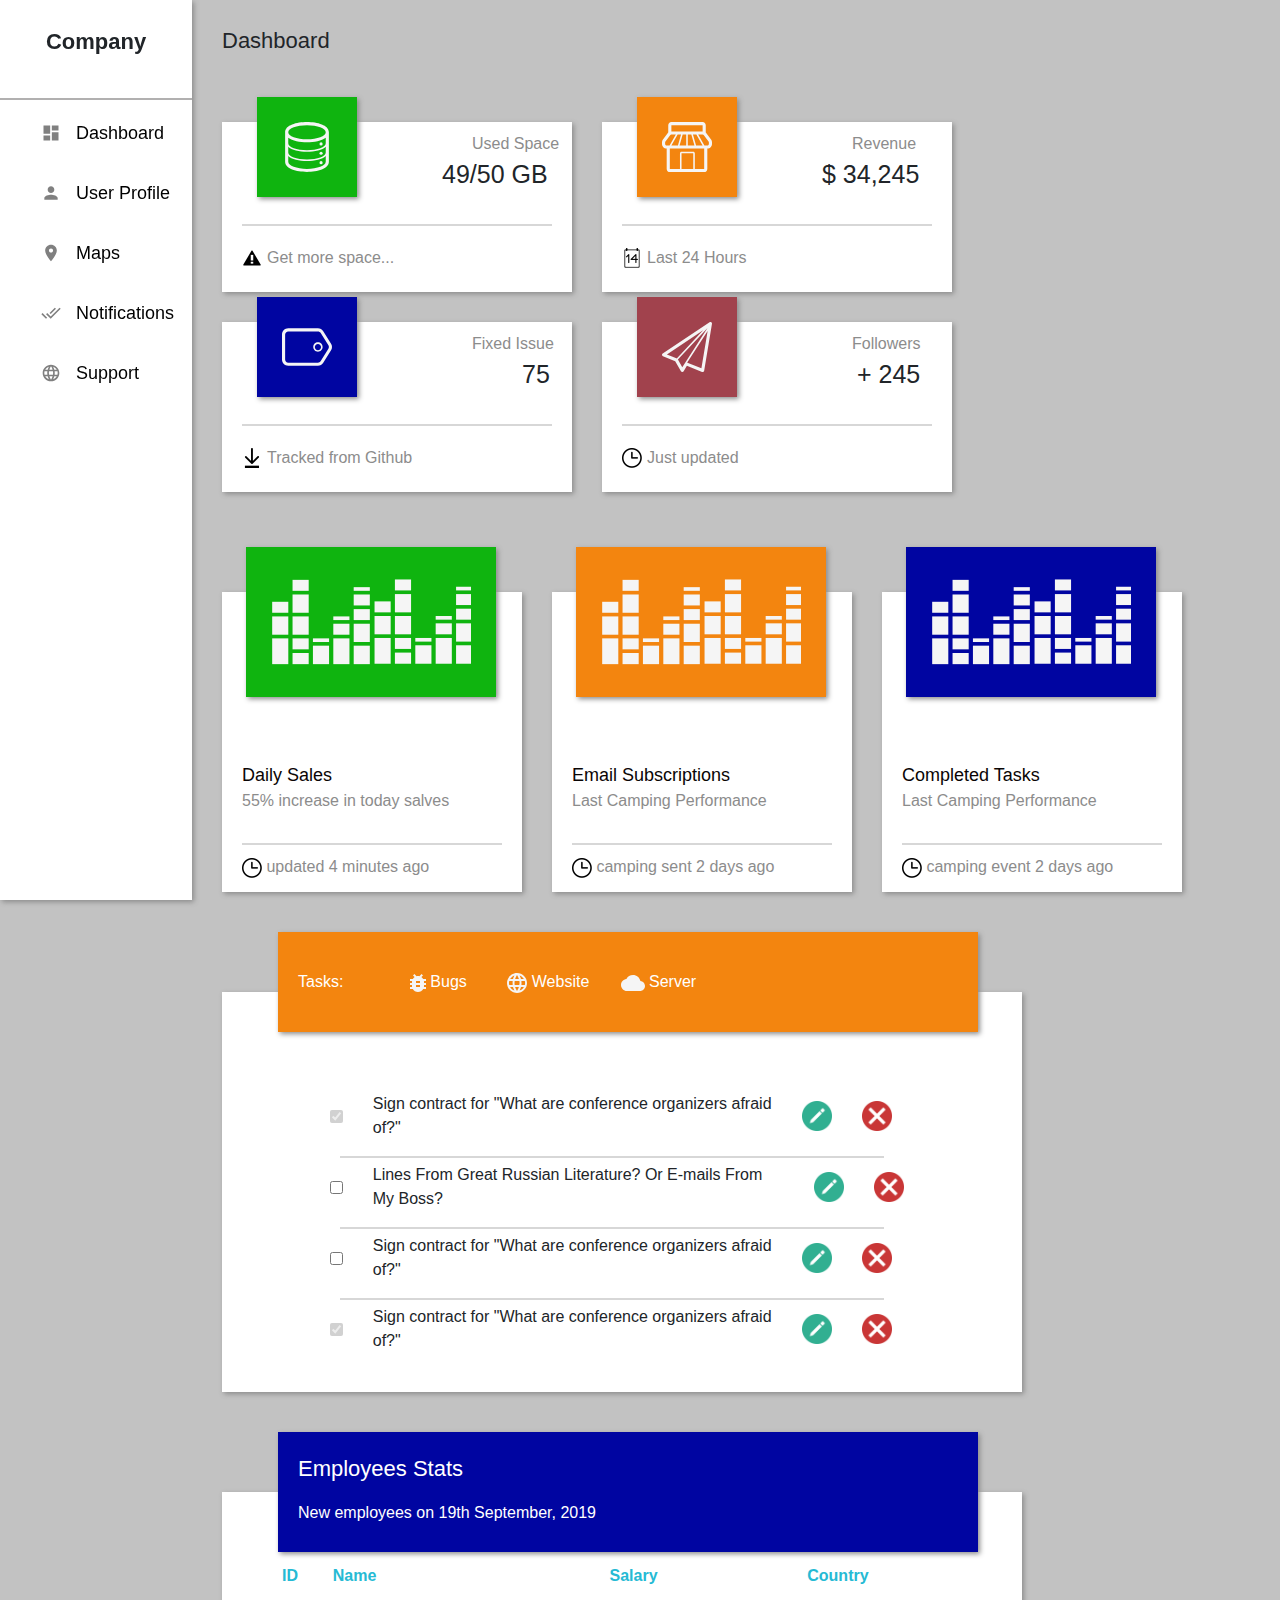
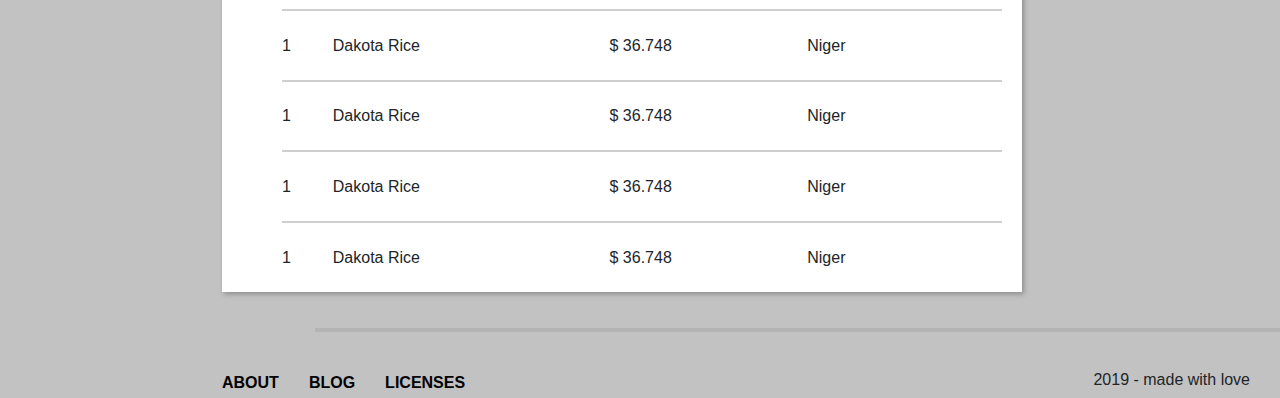
<file: index.html>
<!DOCTYPE html>
<html lang="en">
  <head>
    <meta charset="UTF-8" />
    <meta name="viewport" content="width=device-width, initial-scale=1.0" />
    <title>Document</title>
    <link
      href="https://cdn.jsdelivr.net/npm/bootstrap@5.3.3/dist/css/bootstrap.min.css"
      rel="stylesheet"
      integrity="sha384-QWTKZyjpPEjISv5WaRU9OFeRpok6YctnYmDr5pNlyT2bRjXh0JMhjY6hW+ALEwIH"
      crossorigin="anonymous"
    />
    <link rel="stylesheet" href="style.css" />
  </head>
  <body>
    <aside>
      <div class="Company">
        <span> Company </span>
      </div>
      <div class="navbar">
        <button tabindex="0" class="navbar_items">
          <img
            src="./assets/img/dashboard_gray.svg"
            width="30px"
            height="20px"
            alt=""
          />
          <img
            id="dash"
            src="./assets/img/dashboard_white.svg"
            width="30px"
            height="20px"
            alt=""
          />
          Dashboard
        </button>
        <a id="target" href="./pagetwo.html">
            <button class="navbar_items">
              <img
                src="./assets/img/account_gray.svg"
                width="30px"
                height="20px"
                alt=""
              />
              <img
                id="dash"
                src="./assets/img/account_white.svg"
                width="30px"
                height="20px"
                alt=""
              />
              User Profile

          </button>
          </a>
        <button class="navbar_items">
          <img
            src="./assets/img/map_gray.svg"
            width="30px"
            height="20px"
            alt=""
          />
          <img
            id="dash"
            src="./assets/img/map_white.svg"
            width="30px"
            height="20px"
            alt=""
          />
          Maps
        </button>
        <button class="navbar_items">
          <img src="./assets/img/notify_gray.svg" width="30px" height="20px"
          alt=" alt=""> <img id="dash" src="./assets/img/notify_white.svg"
          width="30px" height="20px" alt=" alt=""> Notifications
        </button>
        <button class="navbar_items">
          <img
            src="/assets/img/support_gray.svg"
            alt=""
            width="30px"
            height="20px"
          />
          <img
            id="dash"
            src="/assets/img/support_white.svg"
            alt=""
            width="30px"
            height="20px"
          />
          Support
        </button>
      </div>
    </aside>
    <section id="bg">
      <h4><img src="./assets/img/menu.png" width="30px" height="25px" alt=""> Dashboard</h4>
      <div class="dashboard">
        <div class="dashboard_items">
          <div class="dashboard_items_img">
            <img
              src="./assets/img/data_white.svg"
              width="50px"
              height="50px"
              alt=""
            />
          </div>
          <p id="heading">Used Space</p>
          <p id="info">49/50 GB</p>
          <hr/>
          <p class="dashboard_items_img_bottext">
            <img src="./assets/img/alert.png" alt=""> Get more space...
          </p>
        </div>
        <div class="dashboard_items">
          <div class="dashboard_items_img orange">
            <img
              src="./assets/img/shop_white.svg"
              width="50px"
              height="50px"
              alt=""
            />
          </div>
          <p id="heading">Revenue</p>
          <p id="info">$ 34,245</p>
          <hr />
          <p class="dashboard_items_img_bottext">
            <img src="./assets/img/calendar.png" alt=""> Last 24 Hours
          </p>
        </div>
        <div class="dashboard_items">
          <div class="dashboard_items_img blue">
            <img
              src="./assets/img/tag_white.svg"
              width="50px"
              height="50px"
              alt=""
            />
          </div>
          <p id="heading">Fixed Issue</p>
          <p id="infoFix">75</p>
          <hr/>
          <p class="dashboard_items_img_bottext">
            <img src="./assets/img/down.png" alt=""> Tracked from Github
          </p>
        </div>
        <div class="dashboard_items">
          <div class="dashboard_items_img red">
            <img
              src="./assets/img/paperplane_white.svg"
              width="50px"
              height="50px"
              alt=""
            />
          </div>
          <p id="heading">Followers</p>
          <p id="infoFollow" >+ 245</p>
          <hr/>
          <p class="dashboard_items_img_bottext">
            <img src="./assets/img/time.png" alt=""> Just updated
          </p>
        </div>
      </div>
      <div class="mid_dashboard">
        <div class="mid_dashboard_items">
          <div class="mid_dashboard_items_img">
            <img src="./assets/img/graphics.svg" width="350px" alt="">
          </div>
          <p id="mid_heading">Daily Sales</p>
          <p id="mid_info">55% increase in today salves</p>
          <hr>
          <p class="mid_dashboard_items_img_bottext">
            <img src="./assets/img/time.png" alt=""> updated 4 minutes ago
          </p>
        </div>
        <div class="mid_dashboard_items">
          <div class="mid_dashboard_items_img orange">
            <img src="./assets/img/graphics.svg" width="350px" alt="">
          </div>
          <p id="mid_heading">Email Subscriptions</p>
          <p id="mid_info">Last Camping Performance</p>
          <hr>
          <p class="mid_dashboard_items_img_bottext">
            <img src="./assets/img/time.png" alt=""> camping sent 2 days ago
          </p>
        </div>
        <div class="mid_dashboard_items">
          <div class="mid_dashboard_items_img blue">
            <img src="./assets/img/graphics.svg" width="350px" alt="">
          </div>
          <p id="mid_heading">Completed Tasks</p>
          <p id="mid_info">Last Camping Performance</p>
          <hr>
          <p class="mid_dashboard_items_img_bottext">
            <img src="./assets/img/time.png" alt=""> camping event 2 days ago
          </p>
        </div>
      </div>
      <div class="bot_dashboard">
        <div class="bot_dashboard_items">
          <div class="bot_dashboard_items_img">
            <span>Tasks:</span>
            <div class="bot_dashboard_items_img_btn">
            <button>
              <img src="./assets/img/bug.svg" alt="">
             Bugs
            </button>
            <button>
              <img src="./assets/img/web.svg" alt="">
              Website
            </button>
            <button>
              <img src="./assets/img/cloud.svg" alt="">
              Server
            </button>
          </div>
          </div>
          <div class="bot_dashboard_items_img_btn_text">
          <p><input 
            class="custom_checkbox"
            id="myCheckbox" 
            checked="checked"
            type="checkbox" disabled>Sign contract for "What are conference organizers afraid<br>of?"
            <img src="./assets/img/edit.png" alt="" width="30px" height="30px">
            <img src="./assets/img/remove.png" width="30px" height="30px" alt="">
          </p>
            <hr>
          <p id="bug"><input 
            class="custom_checkbox"
            id="myCheckbox" 
            type="checkbox">Lines From Great Russian Literature? Or E-mails From<br>My Boss?
            <img src="./assets/img/edit.png" alt="" width="30px" height="30px">
            <img src="./assets/img/remove.png" width="30px" height="30px" alt="">
          </p>
          <hr>
          <p><input 
            class="custom_checkbox"
            id="myCheckbox" 
            type="checkbox">Sign contract for "What are conference organizers afraid <br>of?"
            <img src="./assets/img/edit.png" alt="" width="30px" height="30px">
            <img src="./assets/img/remove.png" width="30px" height="30px" alt="">
          </p>
          <hr>
          <p><input 
            class="custom_checkbox"
            id="myCheckbox"
            checked="checked"
            type="checkbox" disabled>Sign contract for "What are conference organizers afraid<br>of?"
            <img src="./assets/img/edit.png" alt="" width="30px" height="30px">
            <img src="./assets/img/remove.png" width="30px" height="30px" alt="">
          </p>
        </div>
        </div>
        <div id="secondBot" class="bot_dashboard_items">
          <div class="bot_dashboard_items_img blue">
            <p>Employees Stats</p>
            <p>New employees on 19th September, 2019</p>
        </div>
        <table class="bot_dashboard_items_table">
          <thead>
            <tr>
              <th>ID</th>
              <th>Name</th>
              <th>Salary</th>
              <th>Country</th>
            </tr>
          </thead>
          <tbody>
            <tr>
              <td>1</td>
              <td>Dakota Rice</td>
              <td>$ 36.748</td>
              <td>Niger</td>
            </tr>
            <tr>
              <td>1</td>
              <td>Dakota Rice</td>
              <td>$ 36.748</td>
              <td>Niger</td>
            </tr>
            <tr>
              <td>1</td>
              <td>Dakota Rice</td>
              <td>$ 36.748</td>
              <td>Niger</td>
            </tr>
            <tr id="border_none">
              <td>1</td>
              <td>Dakota Rice</td>
              <td>$ 36.748</td>
              <td>Niger</td>
            </tr>
          </tbody>
        </table>        
      </div>
    </section>
    <hr id="footer_hr">
    <footer>
      <div class="footer_btn">
        <button>
          ABOUT
        </button>
        <button>
          BLOG
        </button>
        <button>
          LICENSES
        </button>
      </div>
      <p class="footer_p">
        2019 - made with love
      </p>
    </footer>
  </body>
</html>
</file>
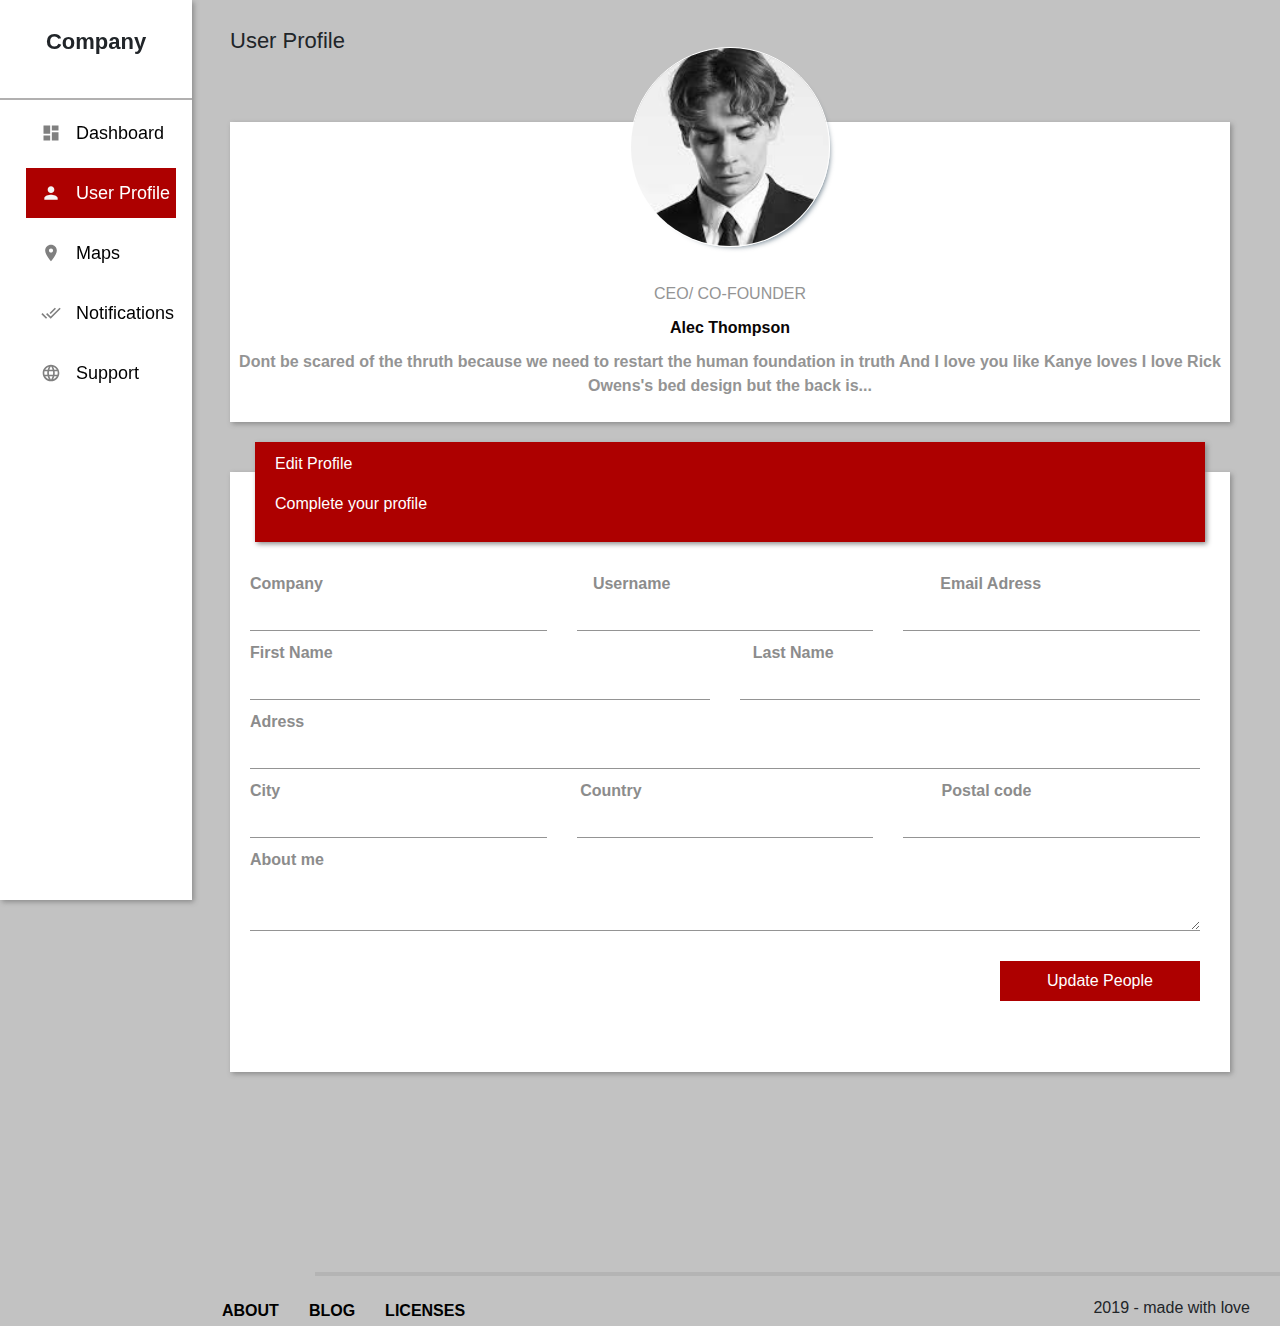
<file: pagetwo.html>
<!DOCTYPE html>
<html lang="en">
  <head>
    <meta charset="UTF-8" />
    <meta name="viewport" content="width=device-width, initial-scale=1.0" />
    <title>Document</title>
    <link
      href="https://cdn.jsdelivr.net/npm/bootstrap@5.3.3/dist/css/bootstrap.min.css"
      rel="stylesheet"
      integrity="sha384-QWTKZyjpPEjISv5WaRU9OFeRpok6YctnYmDr5pNlyT2bRjXh0JMhjY6hW+ALEwIH"
      crossorigin="anonymous"
    />
    <link rel="stylesheet" href="./style.css" />
  </head>
  <body>
    <aside>
      <div class="Company">
        <span> Company </span>
      </div>
      <div class="navbar">
        <a id="target" href="./index.html">
        <button tabindex="0" class="navbar_items">
          <img
            src="./assets/img/dashboard_gray.svg"
            width="30px"
            height="20px"
            alt=""
          />
          <img
            id="dash"
            src="./assets/img/dashboard_white.svg"
            width="30px"
            height="20px"
            alt=""
          />
          Dashboard
        </button>
      </a>
        <a id="target" href="./pagetwo.html">
          <button class="navbar_items p2">
            <img
              src="./assets/img/account_gray.svg"
              width="30px"
              height="20px"
              alt=""
            />
            <img
              id="dash"
              src="./assets/img/account_white.svg"
              width="30px"
              height="20px"
              alt=""
            />
            User Profile
          </button>
        </a>
        <button class="navbar_items">
          <img
            src="./assets/img/map_gray.svg"
            width="30px"
            height="20px"
            alt=""
          />
          <img
            id="dash"
            src="./assets/img/map_white.svg"
            width="30px"
            height="20px"
            alt=""
          />
          Maps
        </button>
        <button class="navbar_items">
          <img src="./assets/img/notify_gray.svg" width="30px" height="20px"
          alt=" alt=""> <img id="dash" src="./assets/img/notify_white.svg"
          width="30px" height="20px" alt=" alt=""> Notifications
        </button>
        <button class="navbar_items">
          <img
            src="/assets/img/support_gray.svg"
            alt=""
            width="30px"
            height="20px"
          />
          <img
            id="dash"
            src="/assets/img/support_white.svg"
            alt=""
            width="30px"
            height="20px"
          />
          Support
        </button>
      </div>
    </aside>
    <section id="bg2">
      <h4>
        <img src="./assets/img/menu.png" width="30px" height="25px" alt="" />
        User Profile
      </h4>
      <div class="p2_dashboard">
        <div class="p2_dashboard_items">
          <div class="p2_dashboard_items_span">
            <span> Company </span>

            <span> Username </span>
            <span> Email Adress </span>
          </div>

          <div class="span_input">
            <input type="text" />
            <input type="text" />
            <input type="text" />
          </div>
          <div class="p2_dashboard_items_span line2_span">
            <span> First Name </span>

            <span> Last Name </span>
            
          </div>

          <div class="span_input line2_input">
            <input type="text" />
            <input type="text" />
            
          </div>
          <div class="p2_dashboard_items_span">
            <span> Adress </span>

      
          </div>

          <div class="span_input" >
            <input type="text" style="width: 100%;" />
       
          </div>
          <div class="p2_dashboard_items_span line4">
            <span> City </span>

            <span> Country </span>
            <span> Postal code </span>
          </div>

          <div class="span_input">
            <input type="text" />
            <input type="text" />
            <input type="text" />
          </div>
          <div class="p2_dashboard_items_span">
            <span> About me</span>

      
          </div>

          <div class="span_input" >
            <textarea  style="width: 100%;"></textarea>
          </div>
          <div id="btn_send">
          <button class="send">
            Update People
          </button>
        </div>
          <div class="p2_dashboard_items_img">
            <p>Edit Profile</p>
            <p>Complete your profile</p>
          </div>
        </div>
        <div class="p2_mid_dashboard">
          <div class="p2_mid_dashboard_items">
            <img id="ceo_img" src="/assets/img/images.jpg" alt="">
            <span id="lol">
              CEO/ CO-FOUNDER
            </span>
            <span id="lol2">
              Alec Thompson
            </span>
            <span>
              Dont be scared of the thruth because we need to restart the human
            foundation in truth And I love you like Kanye loves I love Rick
            Owens's bed design but the back is...
            </span>
            </div>
          </div>
        </div>
      </div>
    </section>
    <hr id="footer_hr2">
    <footer>
      <div class="footer_btn">
        <button>
          ABOUT
        </button>
        <button>
          BLOG
        </button>
        <button>
          LICENSES
        </button>
      </div>
      <p class="footer_p">
        2019 - made with love
      </p>
    </footer>
  </body>
  </body>
</html>
</file>
<file: style.css>
*{margin:0px;padding:0px}html,body{box-sizing:border-box;font-family:"Segoe UI",Tahoma,Geneva,Verdana,sans-serif;background-color:#c2c2c2}aside{width:15%;box-shadow:2px 2px 5px #8c8c8c;text-align:center;position:fixed;height:100vh;float:left;background-color:#fff}@media(max-width: 1100px){aside{display:none}}aside .Company{font-weight:bold;font-size:22px;padding-top:10px;border-bottom:#b1b0b0 2px solid;padding-bottom:40px}aside .Company span{margin-top:15px;display:block}aside .navbar{display:flex;flex-direction:column;align-items:center;font-size:18px;align-content:center;align-items:stretch;gap:10px}aside .navbar .p2{background-color:#ad0000;color:#fff}aside .navbar .p2 img{display:none}aside .navbar .p2 #dash{display:initial}aside .navbar_items{display:flex;align-items:center;gap:10px;height:50px;width:200px;margin-left:10px;border:none;background:rgba(0,0,0,0);padding-left:10px}@media(max-width: 1400px){aside .navbar_items{width:150px}}aside .navbar_items:hover,aside .navbar_items:active,aside .navbar_items:focus{background-color:#ad0000;color:#f3f2f2}aside .navbar_items:hover img,aside .navbar_items:active img,aside .navbar_items:focus img{display:none}aside .navbar_items:hover #dash,aside .navbar_items:active #dash,aside .navbar_items:focus #dash{display:initial}aside .navbar_items:active{transform:scale(1.1)}#dash{display:none}section{margin-left:15%;display:flex;flex-direction:column;padding-left:30px}@media(max-width: 1100px){section{margin-left:0%}}section h4{font-size:22px;margin:28px 0px 68px 0px}section h4 img{display:none}@media(max-width: 1100px){section h4 img{display:initial}section h4 img:active{transform:scale(1.1)}}section .dashboard{display:grid;grid-template-columns:repeat(4, 1fr)}@media(max-width: 1650px){section .dashboard{grid-template-columns:repeat(2, 1fr);gap:30px;max-width:50%}}@media(max-width: 900px){section .dashboard{grid-template-columns:repeat(1, 1fr);margin-left:80px}}section .dashboard_items{width:350px;height:170px;box-shadow:2px 2px 5px #8c8c8c;position:relative;background-color:#fff}@media(max-width: 900px){section .dashboard_items{width:500px}}section .dashboard_items .orange{background-color:#f3850f}section .dashboard_items .blue{background-color:#0005a1}section .dashboard_items .red{background-color:#a1424d}section .dashboard_items #heading{margin:10px 0px 0px 250px;color:#8c8c8c}section .dashboard_items #info{margin:0px 0px 0px 220px;font-size:25px}section .dashboard_items #infoFix{margin:0px 0px 0px 300px;font-size:25px}section .dashboard_items #infoFollow{margin:0px 0px 0px 255px;font-size:25px}section .dashboard_items hr{margin:30px 20px 10px 20px;border:1px solid #616060}section .dashboard_items_img{position:absolute;background-color:#0fb40f;width:100px;height:100px;display:flex;align-items:center;justify-content:center;left:10%;top:-15%;box-shadow:2px 2px 5px #8c8c8c}section .dashboard_items_img_bottext{display:flex;align-items:center;margin:20px;color:#8c8c8c;gap:5px}section .mid_dashboard{display:grid;grid-template-columns:repeat(3, 1fr);gap:70px}@media(max-width: 900px){section .mid_dashboard{grid-template-columns:repeat(1, 1fr);gap:0px}}@media(max-width: 900px){section .mid_dashboard{width:400px}}@media(max-width: 1650px){section .mid_dashboard{width:400px;gap:30px}}section .mid_dashboard_items{width:450px;height:300px;box-shadow:2px 2px 5px #8c8c8c;position:relative;margin-top:100px;background-color:#fff}@media(max-width: 1650px){section .mid_dashboard_items{width:300px;height:300px;gap:0px}}@media(max-width: 900px){section .mid_dashboard_items{width:450px;height:300px;margin-left:100px}}section .mid_dashboard_items .orange{background-color:#f3850f}section .mid_dashboard_items .blue{background-color:#0005a1}section .mid_dashboard_items #mid_heading{margin:170px 0px 0px 20px;color:#0a0505;font-size:18px}section .mid_dashboard_items #mid_info{margin:0px 0px 0px 20px;color:#8c8c8c}section .mid_dashboard_items hr{margin:30px 20px 10px 20px;border:1px solid #616060}section .mid_dashboard_items_img{position:absolute;background-color:#0fb40f;width:400px;height:200px;display:flex;align-items:center;justify-content:center;left:5%;top:-15%;box-shadow:2px 2px 5px #8c8c8c}@media(max-width: 1650px){section .mid_dashboard_items_img{width:250px;height:150px;left:8%}}@media(max-width: 1650px){section .mid_dashboard_items_img img{width:200px}}@media(max-width: 900px){section .mid_dashboard_items_img{width:400px;height:200px;left:5%}}@media(max-width: 900px){section .mid_dashboard_items_img img{width:300px}}section .mid_dashboard_items_img_bottext{margin:0px 0px 0px 20px;color:#8c8c8c}section .bot_dashboard{display:flex;justify-content:space-between;margin-bottom:20px}@media(max-width: 1650px){section .bot_dashboard{flex-direction:column}}section .bot_dashboard_items{width:600px;height:400px;box-shadow:2px 2px 5px #8c8c8c;position:relative;margin-top:100px;background-color:#fff}@media(max-width: 1650px){section .bot_dashboard_items{width:800px;display:flex;justify-content:space-evenly}}@media(max-width: 900px){section .bot_dashboard_items{width:450px;height:470px;margin:80px 0px 0px 100px}}section .bot_dashboard_items_table{margin:50px 0px 0px 40px;width:90%}section .bot_dashboard_items_table thead{color:#26bad4}section .bot_dashboard_items_table tr{border-bottom:2px solid rgba(97,96,96,.3);height:68px}section .bot_dashboard_items .blue{background-color:#0005a1;height:120px;display:flex;flex-direction:column;align-items:flex-start;margin-right:100px}section .bot_dashboard_items .blue p:nth-of-type(1){font-size:22px;margin-top:20px}section .bot_dashboard_items_img{position:absolute;background-color:#f3850f;width:550px;height:100px;display:flex;align-items:center;padding-left:20px;left:4%;top:-15%;box-shadow:2px 2px 5px #8c8c8c;color:#fff}@media(max-width: 1650px){section .bot_dashboard_items_img{left:7%;width:700px}}@media(max-width: 900px){section .bot_dashboard_items_img{width:410px;left:5%;padding-left:5px;top:-6%}}section .bot_dashboard_items_img_btn{display:flex;gap:20px;margin-left:50px}section .bot_dashboard_items_img_btn button{background:rgba(0,0,0,0);border:none;width:90px;height:40px;color:#fff}section .bot_dashboard_items_img_btn button:hover{background-color:#eebe8c}section .bot_dashboard_items_img_btn button:active{transform:scale(1.1)}section .bot_dashboard_items_img_btn_text{margin:100px 20px 0px 0px}section .bot_dashboard_items_img_btn_text #bug{display:flex}section .bot_dashboard_items_img_btn_text #bug img:nth-of-type(1){margin-left:22px}section .bot_dashboard_items_img_btn_text p{display:flex;gap:30px;margin-left:10px;align-items:center}section .bot_dashboard_items_img_btn_text hr{margin:0px 20px 5px 20px;border:1px solid #616060}#border_none{border:none}#footer_hr{border:2px solid #8c8c8c;margin-left:315px;background-color:#ec8211;color:#ec8211}@media(max-width: 1100px){#footer_hr{margin-left:30px}}footer{margin-left:15%;height:50px;display:flex;justify-content:space-between;background-color:#c2c2c2}@media(max-width: 1100px){footer{margin:0px}}footer .footer_btn{display:flex;gap:30px;padding-top:20px;margin-left:30px}footer .footer_btn button{background:rgba(0,0,0,0);border:none;font-weight:bold}footer .footer_btn button:active{transform:scale(1.1)}footer .footer_p{display:flex;padding-top:20px;margin-right:30px}#bg{background-color:#c2c2c2}@media(max-width: 1650px){#bg{margin-left:15%}}@media(max-width: 1100px){#bg{margin-left:10%}}#secondBot{margin-right:30px}#target{text-decoration:none}#p2{width:60%}.p2_dashboard{display:flex;gap:30px}@media(max-width: 1650px){.p2_dashboard{flex-direction:column-reverse;gap:50px}}.p2_dashboard_items{width:1000px;height:600px;box-shadow:2px 2px 5px #8c8c8c;position:relative;background-color:#fff;padding:100px 20px 0px 20px;display:flex;flex-direction:column;gap:10px}.p2_dashboard_items_span{display:flex;flex-direction:row;font-weight:bold;gap:270px;color:#8c8c8c}.p2_dashboard_items_img{position:absolute;background-color:#ad0000;width:95%;height:100px;display:flex;flex-direction:column;justify-content:center;left:2.5%;top:-5%;box-shadow:2px 2px 5px #8c8c8c;color:#fff}.p2_dashboard_items_img p{margin-left:20px}.p2_mid_dashboard{display:flex}.p2_mid_dashboard_items{width:450px;height:300px;box-shadow:2px 2px 5px #8c8c8c;position:relative;background-color:#fff;display:flex;flex-direction:column;gap:10px;align-items:center;padding-top:130px;text-align:center;color:#949494;font-weight:bold}@media(max-width: 1650px){.p2_mid_dashboard_items{width:1000px;padding-top:160px}}.span_input{display:flex;padding-right:10px;gap:30px}.span_input input{border:none;border-bottom:1px solid #949494;width:300px;outline:none}.span_input textarea{outline:none;border:none;border-bottom:1px solid #949494}.line2_input input{width:500px}.line2_span{gap:420px}.line4{gap:300px}.send{background-color:#ad0000;border:none;width:200px;height:40px;color:#fff;margin:20px 10px 0px 0px}.send:active{transform:scale(1.1)}#btn_send{display:flex;justify-content:flex-end}#ceo_img{position:absolute;border-radius:50%;right:28%;top:-25%;border:1px solid #fff;box-shadow:5px 5px 5px -5px rgba(34,60,80,.6);width:200px;height:200px;-o-object-fit:cover;object-fit:cover}@media(max-width: 1650px){#ceo_img{right:40%}}#footer_hr2{border:2px solid #8c8c8c;margin:200px 0px 0px 315px;background-color:#ec8211;color:#ec8211}@media(max-width: 1100px){#footer_hr2{margin-left:30px}}#lol{font-weight:400}#bg2{background-color:#c2c2c2}@media(max-width: 1650px){#bg2{margin-left:250px}}@media(max-width: 1300px){#bg2{margin-left:200px}}@media(max-width: 1100px){#bg2{margin-left:10px}}#lol2{color:#0a0505}
</file>
